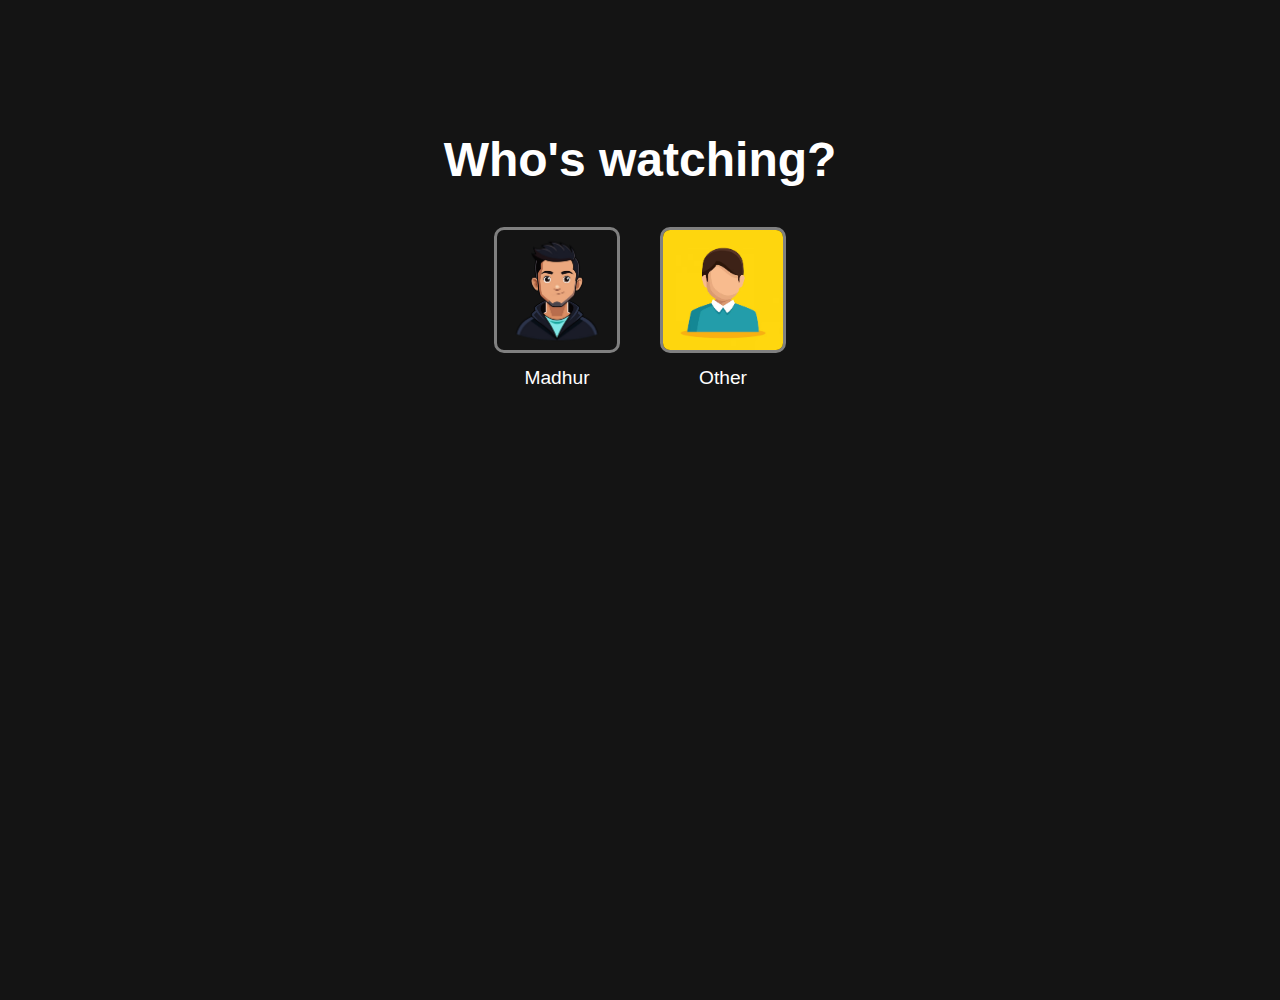
<file: index.html>
<!DOCTYPE html>
<html lang="en">
<head>
  <meta charset="UTF-8" />
  <meta name="viewport" content="width=device-width, initial-scale=1.0"/>
  <title>Who's Watching?</title>
  <style>
    body {
      background-color: #141414;
      color: white;
      font-family: Arial, sans-serif;
      text-align: center;
      padding-top: 100px;
        background-image: url('https://images.ctfassets.net/y2ske730sjqp/5QQ9SVIdc1tmkqrtFnG9U1/de758bba0f65dcc1c6bc1f31f161003d/BrandAssets_Logos_02-NSymbol.jpg?w=940');
    background-size: cover;
    background-position: center;
    background-repeat: no-repeat;
    height: 100vh;
    margin: 0;

    }

    h1 {
      font-size: 3rem;
      margin-bottom: 40px;
    }

    .profiles {
      display: flex;
      justify-content: center;
      gap: 40px;
      flex-wrap: wrap;
    }

    .profile {
      cursor: pointer;
      transition: transform 0.3s;
    }

    .profile:hover {
      transform: scale(1.1);
    }

    .profile img {
      border-radius: 10px;
      width: 120px;
      height: 120px;
      object-fit: cover;
      border: 3px solid gray;
    }

    .profile-name {
      margin-top: 10px;
      font-size: 1.2rem;
    }

</style>

  </style>
</head>
<body>

  <h1>Who's watching?</h1>
  <div class="profiles">
    <div class="profile" onclick="selectProfile('Madhur')">
      <img src="profile1.jpg" alt="Madhur" />
      <div class="profile-name">Madhur</div>
    </div>
    <div class="profile" onclick="selectProfile('Guest')">
      <img src="profile2.jpg" alt="Other" />
      <div class="profile-name">Other</div>
    </div>
    <!-- Add more profiles as needed -->
  </div>

  <script>
    function selectProfile(name) {
      // Redirect to index.html or dashboard with profile name as query (optional)
      window.location.href = "home.html?user=" + encodeURIComponent(name);
    }
  </script>

</body>
</html>
</file>
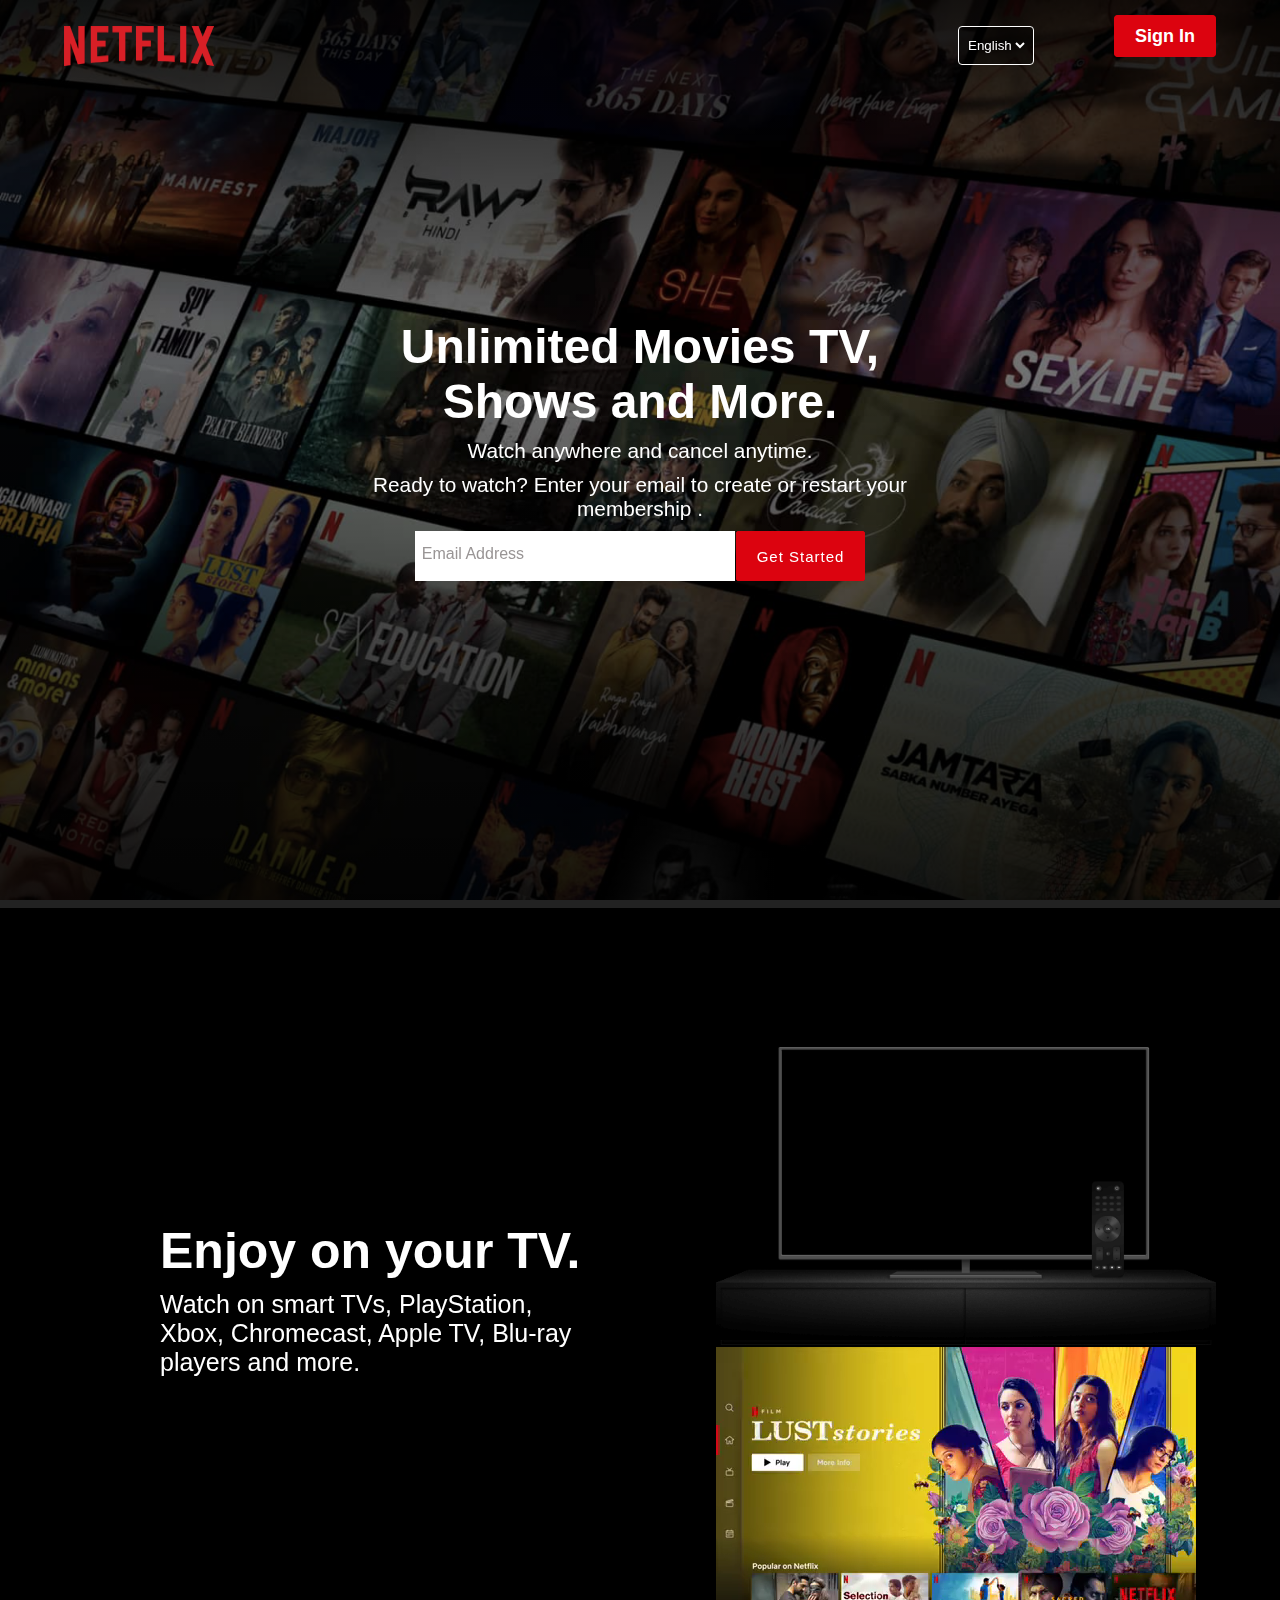
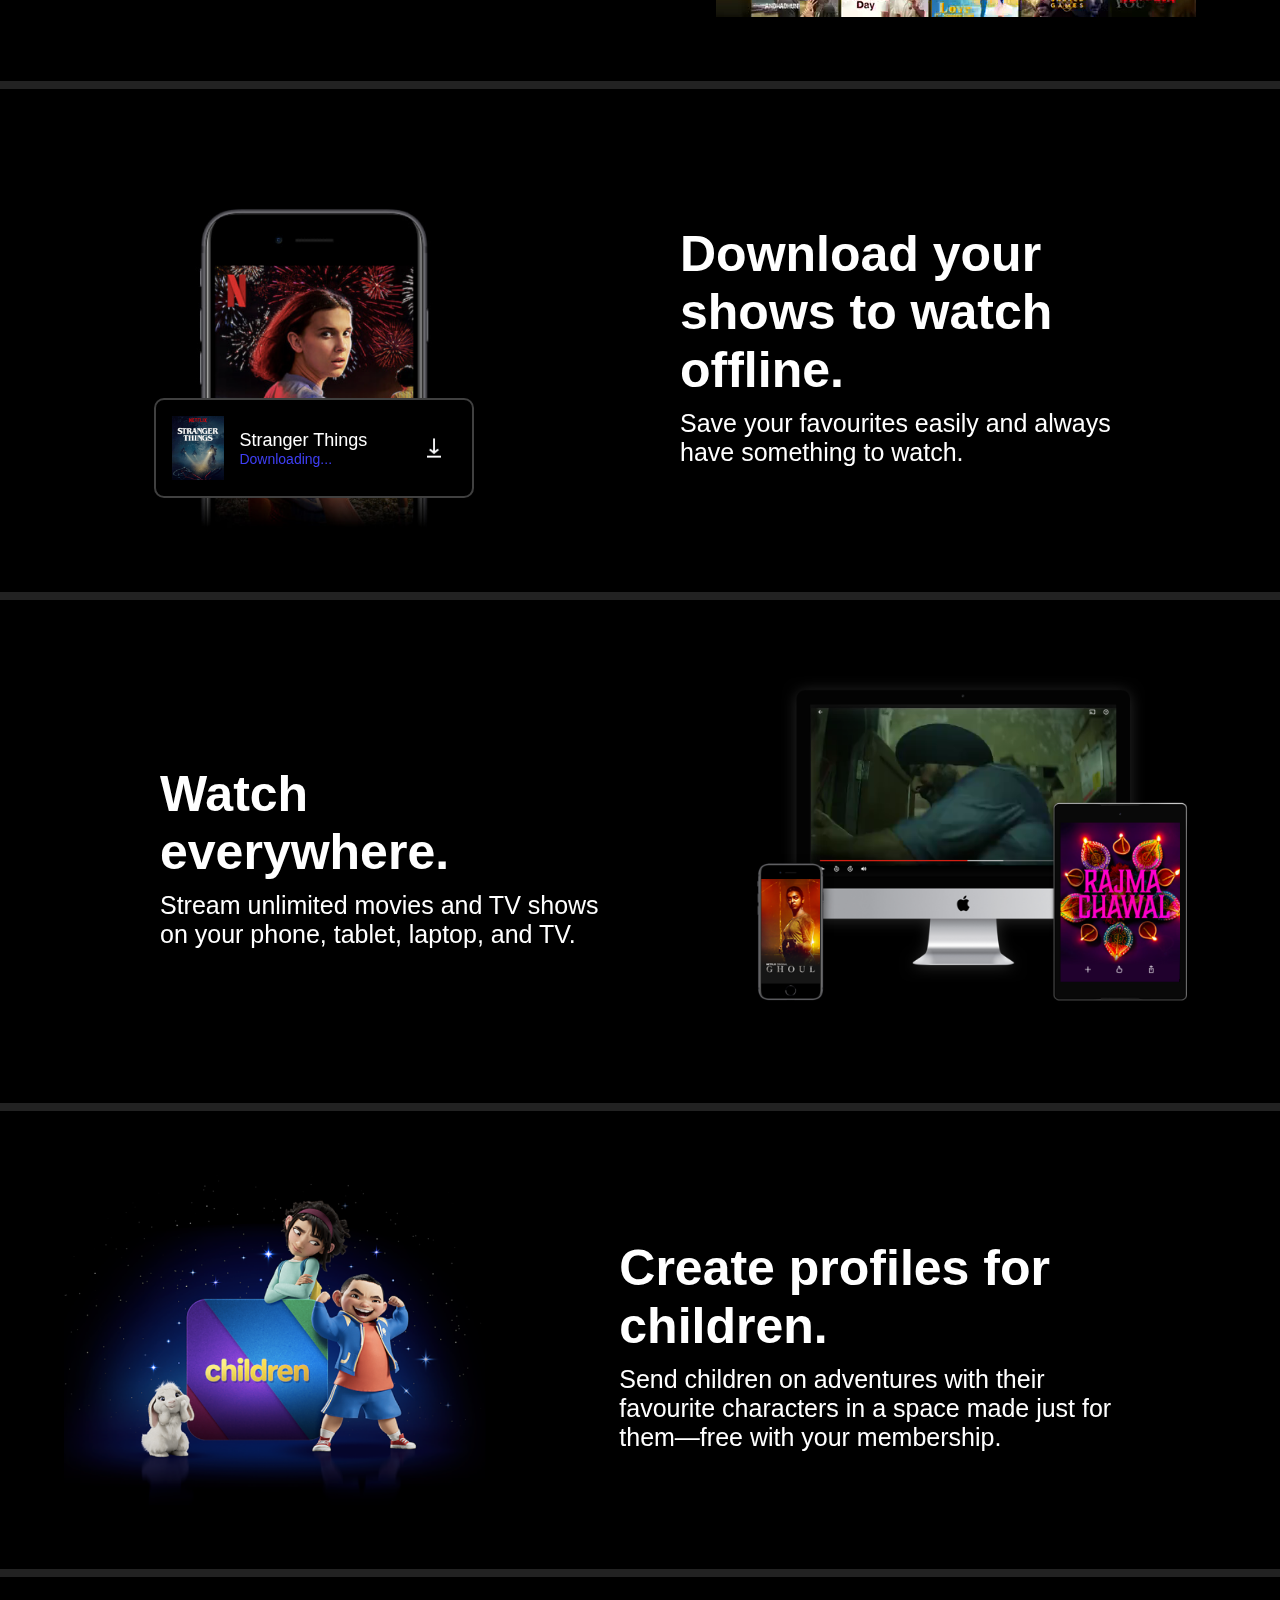
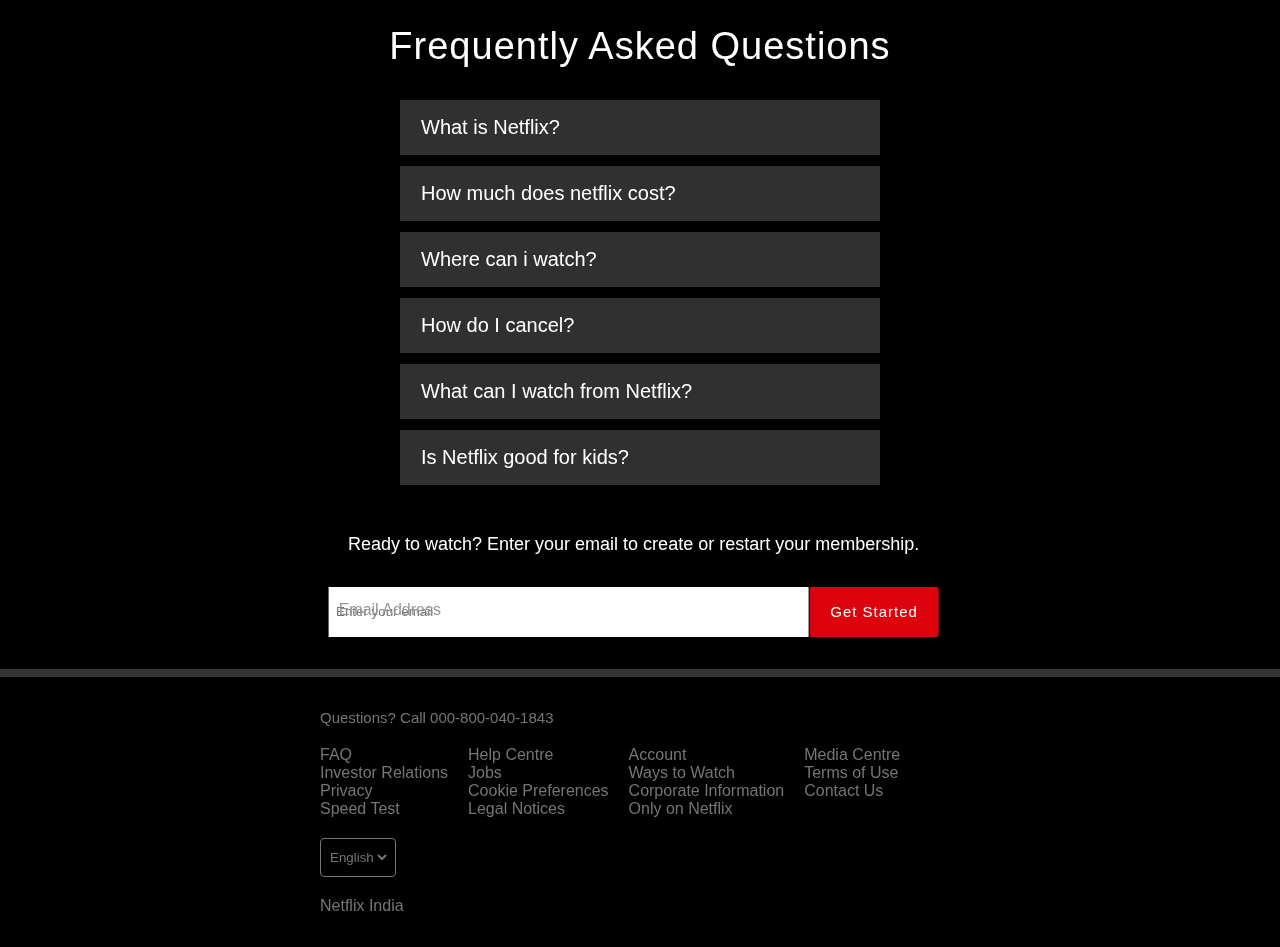
<file: home.html>
<html>
  <head>
    <meta name="description" content="Hello this is my first web page!." />
    <meta name="viewport" content="width=device-width, initial-scale=1.0" />
    <link rel="stylesheet" href="styles.css" />
    
    <link
      rel="stylesheet"
      href="https://pro.fontawesome.com/releases/v5.10.0/css/all.css"
      integrity="sha384-AYmEC3Yw5cVb3ZcuHtOA93w35dYTsvhLPVnYs9eStHfGJvOvKxVfELGroGkvsg+p"
      crossorigin="anonymous"
      />
     
    <title>Netflix India - Watch TV Shows Online, Watch Movies Online</title>
    <link
      rel="icon"
      href="netflix png.png"
    />
  </head>
  <body>
    <header>
      <nav class="navbar">
        <div class="navbar__brand">
          <img
            src="logo.png"
            alt="logo"
            class="brand__logo"
          />
        </div>

        <div class="navbar__nav__items">
          <div class="nav__item">
            <div class="dropdown__container">
              <i class="fas fa-globe"></i>
              <select
                name="languages"
                id="footerlanguagesSelect"
                class="language__drop__down"
              >
                <option value="english" selected style="color: black">
                  English
                </option>
                <option value="hindi" style="color: black">हिन्दी</option>
              </select>
            </div>
          </div>
          <div class="nav__item" id="welcomeUser"></div>
          <div class="nav__item">
            <a href="login.html" class="signin__button">Sign In</a>
          </div>
        </div>
        

            
          </div>
        </div>
      </nav>
    </header>

    <main>
      <section class="hero">
        <div class="hero__bg__image__container">
          <img
            src="header-image.png"
            alt="BG hero image"
            class="hero__bg__image"
          />
        </div>
        <div class="hero__bg__overlay"></div>

        <div class="hero__card">
          <h1 class="hero__title">
            Unlimited Movies TV,<br />
            Shows and More.
          </h1>
          <p class="hero__subtitle">Watch anywhere and cancel anytime.</p>
          <p class="hero__description">
            Ready to watch? Enter your email to create or restart your
            membership .
          </p>

          <div class="email__form__container">
            <div class="form__container">
              <input type="email" class="email__input" placeholder=" " />
              <label class="email__label">Email Address</label>
            </div>
            <button class="primary__button">
              Get Started <i class="fal fa-chevron-right"></i>
            </button>
          </div>
        </div>
      </section>
      <section class="features__container">
        <div class="feature">
          <div class="feature__details">
            <h3 class="feature__title">Enjoy on your TV.</h3>
            <h5 class="feature__sub__title">
              Watch on smart TVs, PlayStation, Xbox, Chromecast, Apple TV,
              Blu-ray players and more.
            </h5>
          </div>
          <div class="feature__image__container">
            <img
              src="tv.png"
              alt="Feature image"
              class="feature__image"
            />
            <div class="feature__background__video__container">
              <video
                autoplay
                loop
                muted
                class="feature__background__video"
              >
                <source
                  src="video-tv-in-0819.m4v"
                  type="video/mp4"
                />
              </video>
            </div>
          </div>
        </div>

        <div class="feature">
          <div class="feature__details">
            <h3 class="feature__title">
              Download your shows to watch offline.
            </h3>
            <h5 class="feature__sub__title">
              Save your favourites easily and always have something to watch.
            </h5>
          </div>
          <div class="feature__image__container">
            <img
              src="mobile.png"
              alt="Feature image"
              class="feature__image"
            />
            <div class="feature__2__poster__container">
              <div class="poster__container">
                <img
                  src="boxshot.png"
                  alt="poster"
                  class="poster"
                />
              </div>
              <div class="poster__details">
                <h4>Stranger Things</h4>
                <h6>Downloading...</h6>
              </div>
              <div class="download__gif__container">
                <img
                  src="download-icon.gif"
                  alt="downloading gif"
                  class="gif"
                />
              </div>
            </div>
          </div>
        </div>

        <div class="feature">
          <div class="feature__details">
            <h3 class="feature__title">Watch everywhere.</h3>
            <h5 class="feature__sub__title">
              Stream unlimited movies and TV shows on your phone, tablet,
              laptop, and TV.
            </h5>
          </div>
          <div class="feature__image__container feature__3__image__container">
            <img
              src="device-pile-in.png"
              alt="Feature image"
              class="feature__image feature__3__image"
            />
            <div
              class="feature__backgroud__video__container feature__3__backgroud__video__container"
            >
              <video
                autoplay=""
                loop=""
                muted=""
                class="feature__backgroud__video feature__3__backgroud__video"
              >
                <source
                  src="video-devices-in.m4v"
                  type="video/mp4"
                />
              </video>
            </div>
          </div>
        </div>

        <div class="feature">
          <div class="feature__details">
            <h3 class="feature__title">Create profiles for children.</h3>
            <h5 class="feature__sub__title">
              Send children on adventures with their favourite characters in a
              space made just for them—free with your membership.
            </h5>
          </div>
          <div class="feature__image__container">
            <img
              src="feature-4.png"
              alt="Feature image"
              class="feature__image"
            />
          </div>
        </div>
      </section>
      <section class="FAQ__list__container">
        <h1 class="FAQ__heading">Frequently Asked Questions</h1>
        <div class="FAQ__list">
          <div class="FAQ__accordian">
            <button class="FAQ__title">
              What is Netflix?<i class="fal fa-plus"></i>
            </button>
            <div class="FAQ__visible">
              <p>
                Netflix is a streaming service that offers a wide variety of
                award-winning TV shows, movies, anime, documentaries and more –
                on thousands of internet-connected devices.
              </p>
              <p>
                You can watch as much as you want, whenever you want, without a
                single ad – all for one low monthly price. There's always
                something new to discover, and new TV shows and movies are added
                every week!
              </p>
            </div>
          </div>
          <div class="FAQ__accordian">
            <button class="FAQ__title">
              How much does netflix cost?<i class="fal fa-plus"></i>
            </button>
            <div class="FAQ__visible">
              <p>
                Watch Netflix on your smartphone, tablet, Smart TV, laptop, or
                streaming device, all for one fixed monthly fee. Plans range
                from ₹ 199 to ₹ 799 a month. No extra costs, no contracts.
              </p>
            </div>
          </div>
          <div class="FAQ__accordian">
            <button class="FAQ__title">
              Where can i watch?<i class="fal fa-plus"></i>
            </button>
            <div class="FAQ__visible">
              <p>
                Watch anywhere, anytime, on an unlimited number of devices. Sign
                in with your Netflix account to watch instantly on the web at
                netflix.com from your personal computer or on any
                internet-connected device that offers the Netflix app, including
                smart TVs, smartphones, tablets, streaming media players and
                game consoles.
              </p>
              <p>
                You can also download your favourite shows with the iOS,
                Android, or Windows 10 app. Use downloads to watch while you're
                on the go and without an internet connection. Take Netflix with
                you anywhere.
              </p>
            </div>
          </div>
          <div class="FAQ__accordian">
            <button class="FAQ__title">
              How do I cancel?<i class="fal fa-plus"></i>
            </button>
            <div class="FAQ__visible">
              <p>
                Netflix is flexible. There are no annoying contracts and no
                commitments. You can easily cancel your account online in two
                clicks. There are no cancellation fees – start or stop your
                account anytime.
              </p>
            </div>
          </div>
          <div class="FAQ__accordian">  
            <button class="FAQ__title">
              What can I watch from Netflix?<i class="fal fa-plus"></i>
            </button>
            <div class="FAQ__visible">
              <p>
                Netflix has an extensive library of feature films,
                documentaries, TV shows, anime, award-winning Netflix originals,
                and more. Watch as much as you want, anytime you want.
              </p>
            </div>
          </div>
          <div class="FAQ__accordian">
            <button class="FAQ__title">
              Is Netflix good for kids?<i class="fal fa-plus"></i>
            </button>
            <div class="FAQ__visible">
              <p>
                The Netflix Kids experience is included in your membership to
                give parents control while kids enjoy family-friendly TV shows
                and films in their own space.
              </p>
              <p>
                Kids profiles come with PIN-protected parental controls that let
                you restrict the maturity rating of content kids can watch and
                block specific titles you don’t want kids to see.
              </p>
            </div>
          </div>
        </div>
        <div class="FAQ__get__started__email">
          <h3>
            Ready to watch? Enter your email to create or restart your
            membership.
          </h3>
          <div class="email__form__container">
            <div class="form__container">
              <input type="email" class="email__input" placeholder="Enter your email" />
              <label class="email__label">Email Address</label>
            </div>
            <button class="primary__button">
              Get Started <i class="fal fa-chevron-right"></i>
            </button>
          </div>
        </div>
      </section>
    </main>

    <footer>
      <div class="footer__row__1">
        <h4>Questions? Call 000-800-040-1843</h4>
      </div>
      <div class="footer__row__2">
        <div class="column__1">
          <p>FAQ</p>
          <p>Investor Relations</p>
          <p>Privacy</p>
          <p>Speed Test</p>
        </div>
        <div class="column__2">
          <p>Help Centre</p>
          <p>Jobs</p>
          <p>Cookie Preferences</p>
          <p>Legal Notices</p>
        </div>
        <div class="column__3">
          <p>Account</p>
          <p>Ways to Watch</p>
          <p>Corporate Information</p>
          <p>Only on Netflix</p>
        </div>
        <div class="column__4">
          <p>Media Centre</p>
          <p>Terms of Use</p>
          <p>Contact Us</p>
        </div>
      </div>
      <div class="footer__row__3">
        <div class="dropdown__container">
          <i class="fas fa-globe"></i>
          <select
            name="languages"
            id="languagesSelect"
            class="language__drop__down"
          >
            <option value="english" selected>English</option>
            <option value="hindi">हिन्दी</option>
          </select>
        </div>
      </div>
      <div class="footer__row__4">
        <p>Netflix India</p>
      </div>
    </footer>

    <script src="index.js"></script>
    <script>
      const params = new URLSearchParams(window.location.search);
      const user = params.get("user");
    
      if (user) {
        const welcomeDiv = document.getElementById("welcomeUser");
        welcomeDiv.innerHTML = `<span style="color: white; font-weight: bold;">Welcome, ${user}!</span>`;
      }
    </script>
    
    
  </body>
</html>
</file>
<file: styles.css>
* {
  margin: 0;
  padding: 0;
  box-sizing: border-box;
}

body {
  background-color: black;
  color: white;
  font-family: "Poppins", sans-serif;
}

.navbar {
  position: absolute;
  top: 0;
  width: 100%;
  display: flex;
  justify-content: space-between;
  padding: 3% 5%;
  z-index: 10;
}
  .nav__item #welcomeUser span {
  margin-left: 10px;
  font-size: 16px;
}
.signin__button {
  color: white;
  background-color: #e50914;
  padding: 8px 16px;
  border-radius: 4px;
  text-decoration: none;
  font-weight: bold;
  margin-left: 20px;
  font-size: 14px;
}

.signin__button:hover {
  background-color: #f40612;
}


.navbar__brand {
  width: 100px;
  height: 100%;
}

.brand__logo {
  width: 100%;
  height: 100%;
}

.language__drop__down {
  background: transparent;
  border: none;
  color: white;
}

.language__drop__down:focus {
  outline: none;
}

.language__drop__down option {
  background-color: black;
}

.dropdown__container {
  border: 1px solid white;
  padding: 0.4rem;
  border-radius: 4px;
  background: rgba(0, 0, 0, 0.4);
}

.signin__button {
  background-color: #dc030f;
  border: 1px solid #dc030f;
  color: white;
  padding: 0.25rem 0.5rem;
  border-radius: 4px;
}

.navbar__nav__items {
  display: flex;
  gap: 10px;
}

.hero__bg__image__container {
  width: 100%;
  height: 80vh;
}

.hero__bg__image {
  width: 100%;
  height: 100%;
  object-fit: cover;
}

.hero__bg__overlay {
  position: absolute;
  inset: 0;
  width: 100%;
  height: 80vh;
  background: rgba(0, 0, 0, 0.4);
  background-image: linear-gradient(
    to top,
    rgba(0, 0, 0, 0.8) 0,
    rgba(0, 0, 0, 0) 60%,
    rgba(0, 0, 0, 0.8) 100%
  );
}

.hero__card {
  position: absolute;
  top: 20%;
  text-align: center;
  display: flex;
  flex-direction: column;
  gap: 10px;
}

.hero__title {
  font-weight: 600;
  font-size: 2rem;
}

.hero__subtitle,
.hero__description {
  font-weight: 400;
  font-size: 1rem;
}

.hero__description {
  margin: 0 50px;
}

.email__input {
  border: none;
  background: transparent;
  width: 100%;
  height: 100%;
  padding-left: 7px;
}
.email__label {
  color: black;
  position: absolute;
  top: 28%;
  left: 2%;
  color: rgb(153, 149, 149);
  transition: 0.5s;
}

.email__form__container {
  display: flex;
  flex-direction: column;
  justify-content: center;
  align-items: center;
  gap: 15px;
}

.form__container {
  background-color: white;
  width: 90%;
  height: 50px;
  position: relative;
}

.email__input:focus + .email__label {
  top: 0.2rem;
  font-size: 10px;
}

.email__input:not(:placeholder-shown).email__input:not(:focus) + .email__label {
  top: 0.2rem;
  font-size: 10px;
}

.email__input:focus-visible {
  outline: none;
}

.primary__button {
  background-color: #dc030f;
  border: 1px solid #dc030f;
  color: white;
  padding: 0.8rem 1.2rem;
  border-radius: 2px;
  font-size: 15px;
  letter-spacing: 1px;
}

.feature {
  border-top: 8px solid #222;
  padding: 2rem 1rem;
}

.feature__details {
  text-align: center;
}

.feature__title {
  font-size: 25px;
  font-weight: 600;
  margin: 10px 0;
}

.feature__sub__title {
  font-size: 15px;
  font-weight: 400;
}

.feature__image__container {
  width: 100%;
  position: relative;
}
.feature__image {
  width: 100%;
}

.feature__backgroud__video__container {
  position: absolute;
  width: 100%;
  top: 20%;
  left: 13%;
  height: 100%;
  max-width: 73%;
  max-height: 54%;
  z-index: -2;
}

.feature__backgroud__video {
  width: 100%;
}

.feature__2__poster__container {
  position: absolute;
  bottom: 8%;
  left: 50%;
  transform: translateX(-50%);
  width: 100%;
  max-width: 16em;
  display: flex;
  align-items: center;
  background-color: black;
  border: 2px solid rgba(255, 255, 255, 0.25);
  border-radius: 10px;
  height: 60px;
  padding: 0.25rem 0.6rem;
  gap: 15px;
}

.poster__container {
  width: 20%;
}

.poster {
  width: 100%;
  height: 100%;
}
.poster__details {
  width: 60%;
}
.poster__details > h4 {
  font-size: 13px;
  font-weight: 500;
}
.poster__details > h6 {
  font-size: 12px;
  font-weight: 400;
  color: rgb(63, 63, 246);
}

.download__gif__container {
  width: 20%;
  height: 100%;
}
.gif {
  width: 100%;
  height: 100%;
}

.feature__3__backgroud__video__container {
  max-width: 63%;
  max-height: 47%;
  z-index: -2;
  top: 9%;
  left: 19%;
}

.FAQ__accordian {
  width: 100%;
}
.FAQ__title {
  width: 100%;
  display: flex;
  justify-content: space-between;
  padding: 15px 20px;
  font-size: 18px;
  background-color: #303030;
  border: 1px solid #303030;
  color: white;
}

.FAQ__visible {
  background-color: #303030;
  border-top: 1px solid black;
  max-height: 0;
  overflow: hidden;
  transition: max-height 0.5s ease-in-out;
}

.FAQ__visible > p {
  margin: 1rem;
}
.FAQ__list__container {
  border-top: 8px solid #222;
  padding: 2rem 0;
}
.FAQ__heading {
  font-size: 20px;
  text-align: center;
  font-weight: 600;
  margin: 1rem 3rem;
}

.FAQ__list {
  display: flex;
  flex-direction: column;
  justify-content: center;
  align-items: center;
  gap: 10px;
}

.FAQ__get__started__email {
  text-align: center;
}

.FAQ__get__started__email > h3 {
  font-size: 18px;
  font-weight: 400;
  margin: 2rem 0;
}

footer {
  border-top: 8px solid #333;
  padding: 2rem 1rem;
  color: #757575;
  display: flex;
  flex-direction: column;
  gap: 20px;
}

.footer__row__2 {
  display: flex;
  flex-wrap: wrap;
  justify-content: space-around;
  gap: 20px;
}

.footer__row__1 > h4 {
  font-size: 15px;
  font-weight: 500;
}

.footer__row__3 > .dropdown__container {
  width: fit-content;
  border: 1px solid #757575;
  color: #757575;
}

.footer__row__3 > .dropdown__container > .language__drop__down {
  color: #757575;
}

@media (min-width: 768px) {
  .hero__bg__image__container {
    height: 100vh;
  }

  .hero__bg__overlay {
    height: 100vh;
  }
  .hero__card {
    top: 40%;
    left: 30%;
    transform: translate(-20%, -20%);
  }
  .hero__title {
    font-size: 3rem;
  }
  .hero__subtitle,
  .hero__description {
    font-size: 1.3rem;
  }

  .feature {
    padding: 4rem;
  }

  .feature__title {
    font-size: 35px;
  }

  .feature__sub__title {
    font-size: 20px;
  }
  .feature__2__poster__container {
    max-width: 26em;
    height: 85px;
  }
  .poster__container {
    width: 15%;
  }
  .download__gif__container {
    width: 3rem;
    height: 3rem;
  }

  .poster__details > h4 {
    font-size: 18px;
  }
  .poster__details > h6 {
    font-size: 14px;
  }
  .FAQ__title {
    font-size: 20px;
  }
  .FAQ__heading {
    font-size: 38px;
    font-weight: 500;
    letter-spacing: 1px;
  }
  .FAQ__list {
    padding: 1rem 5rem;
  }
  .FAQ__get__started__email {
    width: 75%;
    display: flex;
    flex-direction: column;
    justify-content: center;
    transform: translateX(15%);
  }
}

@media (min-width: 1024px) {
  .navbar {
    padding: 2% 5%;
  }

  .navbar__brand {
    width: 150px;
  }

  .signin__button {
    padding: 10px 20px;
    font-size: 18px;
  }
  .dropdown__container {
    padding: 10px 5px;
  }

  .navbar__nav__items {
    gap: 30px;
  }

  .hero__card {
    top: 50%;
    left: 50%;
    transform: translate(-50%, -50%);
  }

  .form__container {
    width: 50%;
  }
  .email__form__container {
    flex-direction: row;
    align-items: center;
    gap: 1px;
  }
  .primary__button {
    height: 50px;
  }

  .feature {
    display: flex;
    align-items: center;
    justify-content: space-between;
    gap: 20px;
  }

  .feature__details {
    text-align: left;
    padding: 0 6rem;
  }

  .feature__title {
    font-size: 50px;
  }

  .feature__sub__title {
    font-size: 25px;
  }

  .feature__image__container {
    max-width: 500px;
  }

  .feature:nth-child(even) {
    flex-direction: row-reverse;
  }

  .feature__2__poster__container {
    max-width: 20em;
    height: 100px;
    padding: 1rem;
  }
  .poster__container {
    width: 20%;
  }
  .FAQ__list {
    padding: 1rem 25rem;
  }
  .FAQ__get__started__email {
    transform: translateX(16%);
  }
  footer {
    padding: 2rem 20rem;
    justify-content: flex-start;
    text-align: left;
    align-items: flex-start;
  }

  .footer__row__2 {
    justify-content: space-between;
    align-items: flex-start;
    flex-wrap: nowrap;
  }

  .footer__row__1,
  .footer__row__3,
  .footer__row__4 {
    align-self: flex-start;
  }
}

@media (min-width: 1254px) {
}
</file>
